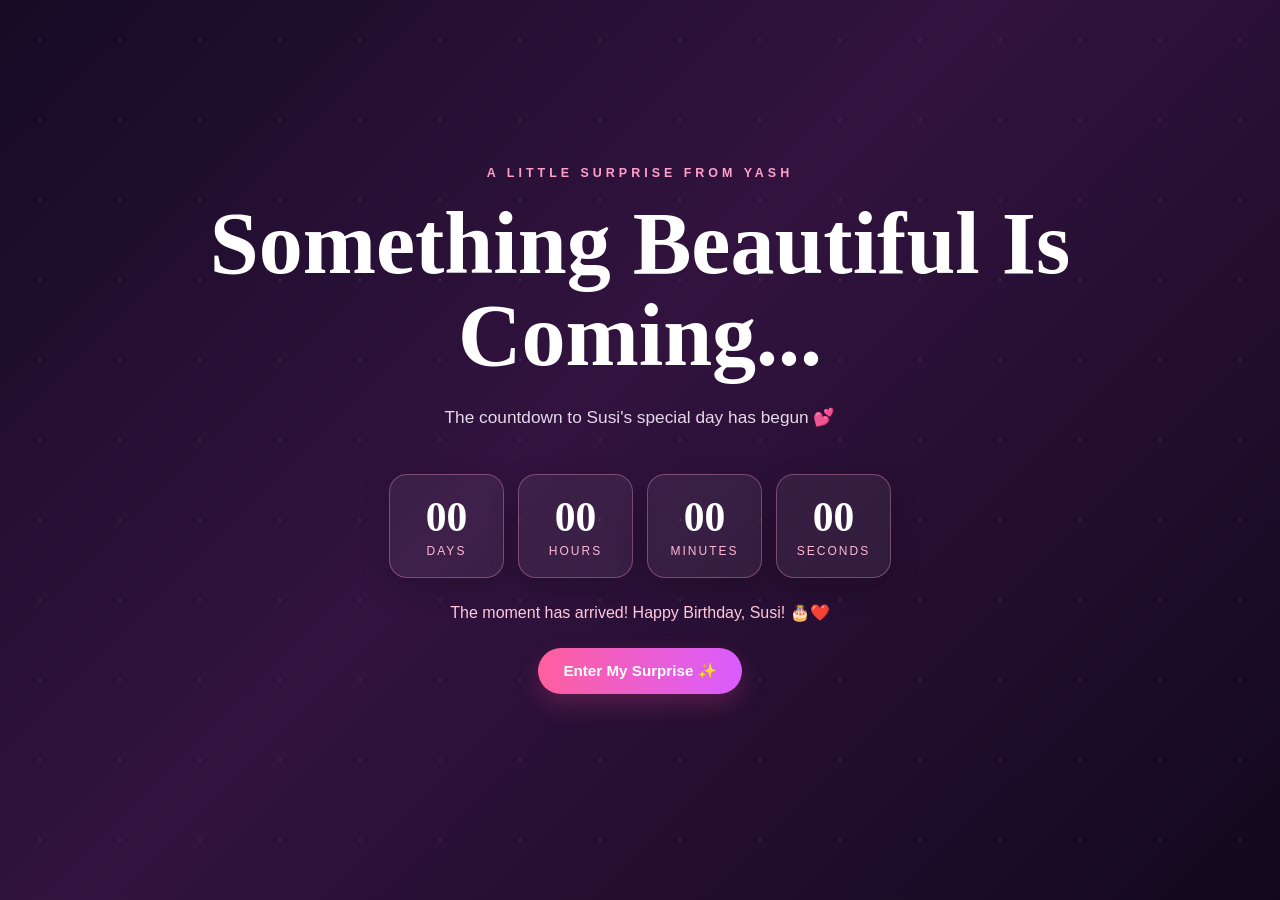
<file: index.html>
<!DOCTYPE html>
<html lang="en">
<head>
  <meta charset="UTF-8">
  <meta name="viewport" content="width=device-width, initial-scale=1.0">
  <title>For Susi ❤️ | Birthday Countdown</title>
  <link rel="stylesheet" href="style.css">
</head>
<body class="countdown-page">
  <div class="stars"></div>
  <main class="hero">
    <p class="eyebrow">A little surprise from Yash</p>
    <h1>Something Beautiful Is Coming...</h1>
    <p class="subtitle">The countdown to Susi's special day has begun 💕</p>
    <div id="countdown" class="countdown">
      <div><span id="days">00</span><small>Days</small></div>
      <div><span id="hours">00</span><small>Hours</small></div>
      <div><span id="minutes">00</span><small>Minutes</small></div>
      <div><span id="seconds">00</span><small>Seconds</small></div>
    </div>
    <p id="countdownMessage" class="countdown-message"></p>
    <a id="enterBtn" class="btn disabled" href="home.html">Enter My Surprise ✨</a>
  </main>
  <script src="script.js"></script>
</body>
</html>
</file>
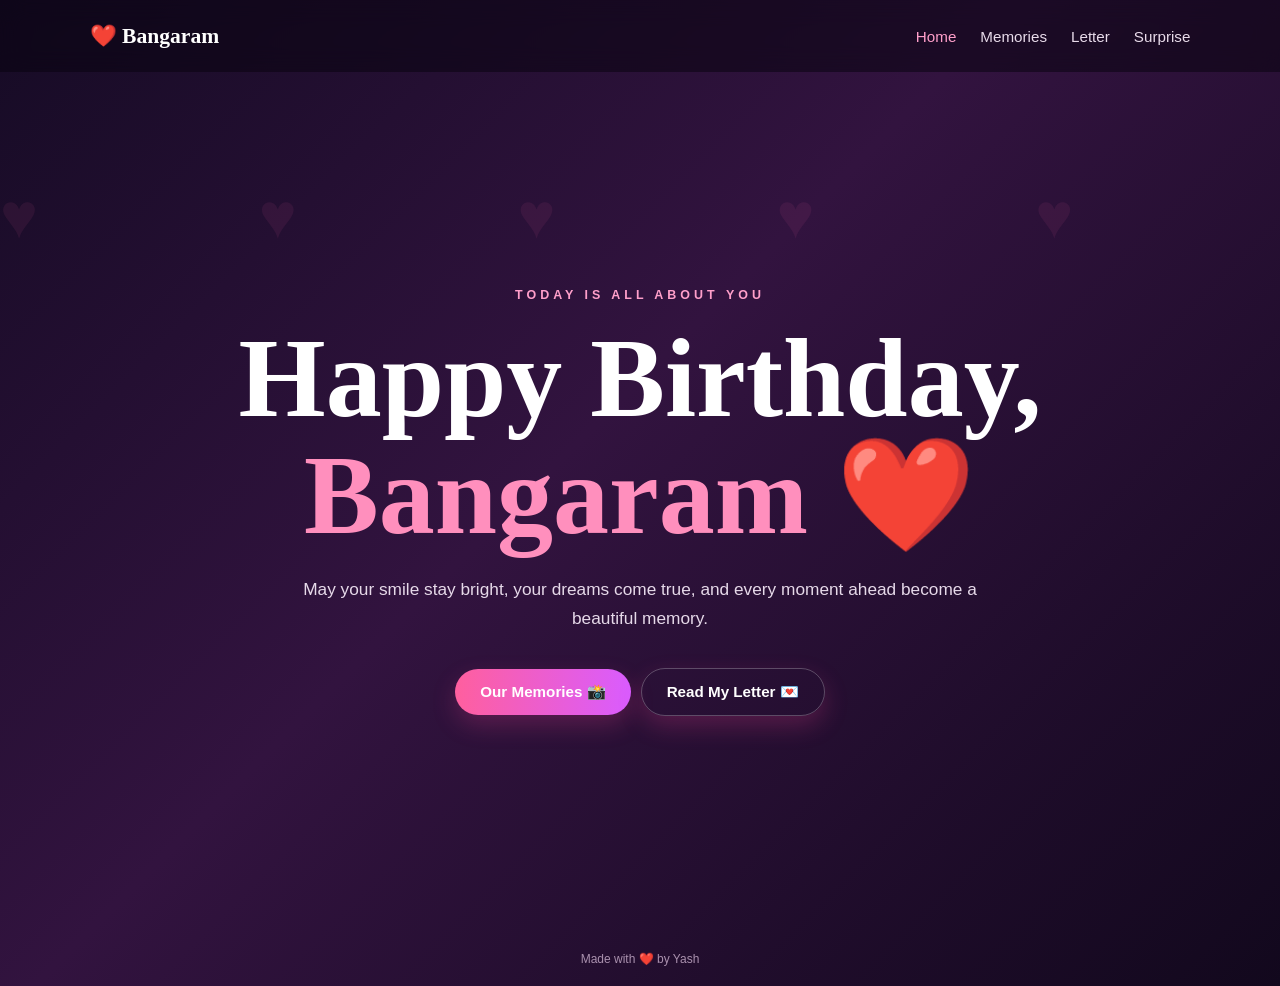
<file: home.html>
<!DOCTYPE html>
<html lang="en">
<head>
  <meta charset="UTF-8"><meta name="viewport" content="width=device-width, initial-scale=1.0">
  <title>Happy Birthday Bangaram ❤️</title><link rel="stylesheet" href="style.css">
</head>
<body>
  <div class="floating-hearts"></div>
  <header class="nav"><a href="home.html">❤️ Bangaram</a><nav><a class="active" href="home.html">Home</a><a href="memories.html">Memories</a><a href="letter.html">Letter</a><a href="surprise.html">Surprise</a></nav></header>
  <main class="page hero-page">
    <p class="eyebrow">Today is all about you</p>
    <h1 class="big-title">Happy Birthday,<br><span>Bangaram ❤️</span></h1>
    <p class="lead">May your smile stay bright, your dreams come true, and every moment ahead become a beautiful memory.</p>
    <div class="button-row"><a class="btn" href="memories.html">Our Memories 📸</a><a class="btn ghost" href="letter.html">Read My Letter 💌</a></div>
  </main>
  <footer>Made with ❤️ by Yash</footer>
  <script src="script.js"></script>
</body>
</html>
</file>
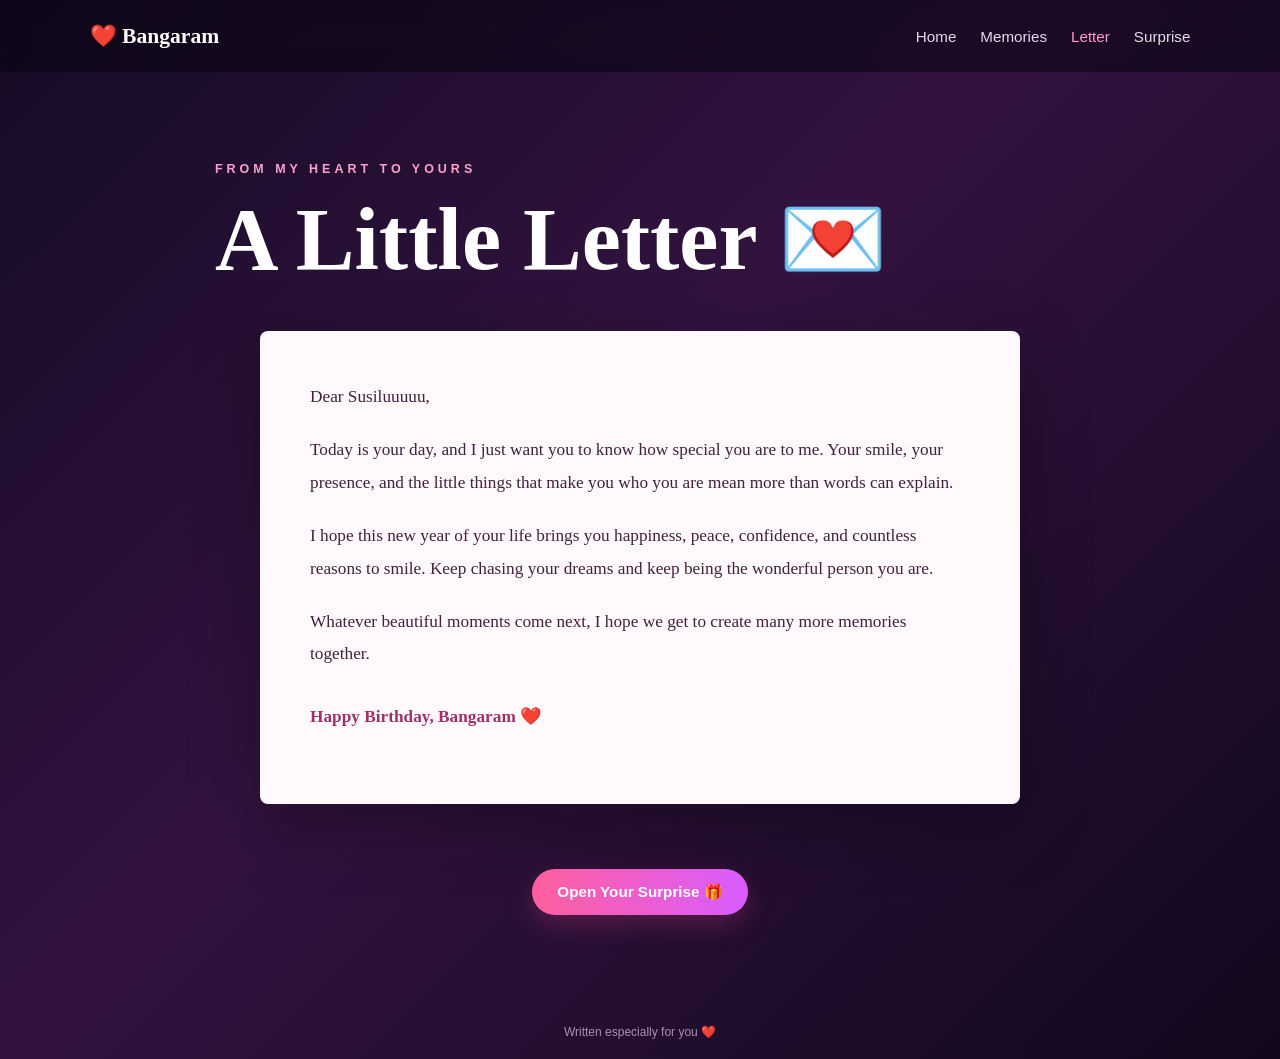
<file: letter.html>
<!DOCTYPE html>
<html lang="en">
<head>
  <meta charset="UTF-8"><meta name="viewport" content="width=device-width, initial-scale=1.0">
  <title>A Letter for Susi 💌</title><link rel="stylesheet" href="style.css">
</head>
<body>
  <header class="nav"><a href="home.html">❤️ Bangaram</a><nav><a href="home.html">Home</a><a href="memories.html">Memories</a><a class="active" href="letter.html">Letter</a><a href="surprise.html">Surprise</a></nav></header>
  <main class="page letter-page">
    <p class="eyebrow">From my heart to yours</p><h1>A Little Letter 💌</h1>
    <article class="letter">
      <p>Dear Susiluuuuu,</p>
      <p>Today is your day, and I just want you to know how special you are to me. Your smile, your presence, and the little things that make you who you are mean more than words can explain.</p>
      <p>I hope this new year of your life brings you happiness, peace, confidence, and countless reasons to smile. Keep chasing your dreams and keep being the wonderful person you are.</p>
      <p>Whatever beautiful moments come next, I hope we get to create many more memories together.</p>
      <p class="signature">Happy Birthday, Bangaram ❤️<br></p>
    </article>
    <div class="center"><a class="btn" href="surprise.html">Open Your Surprise 🎁</a></div>
  </main>
  <footer>Written especially for you ❤️</footer>
</body>
</html>
</file>
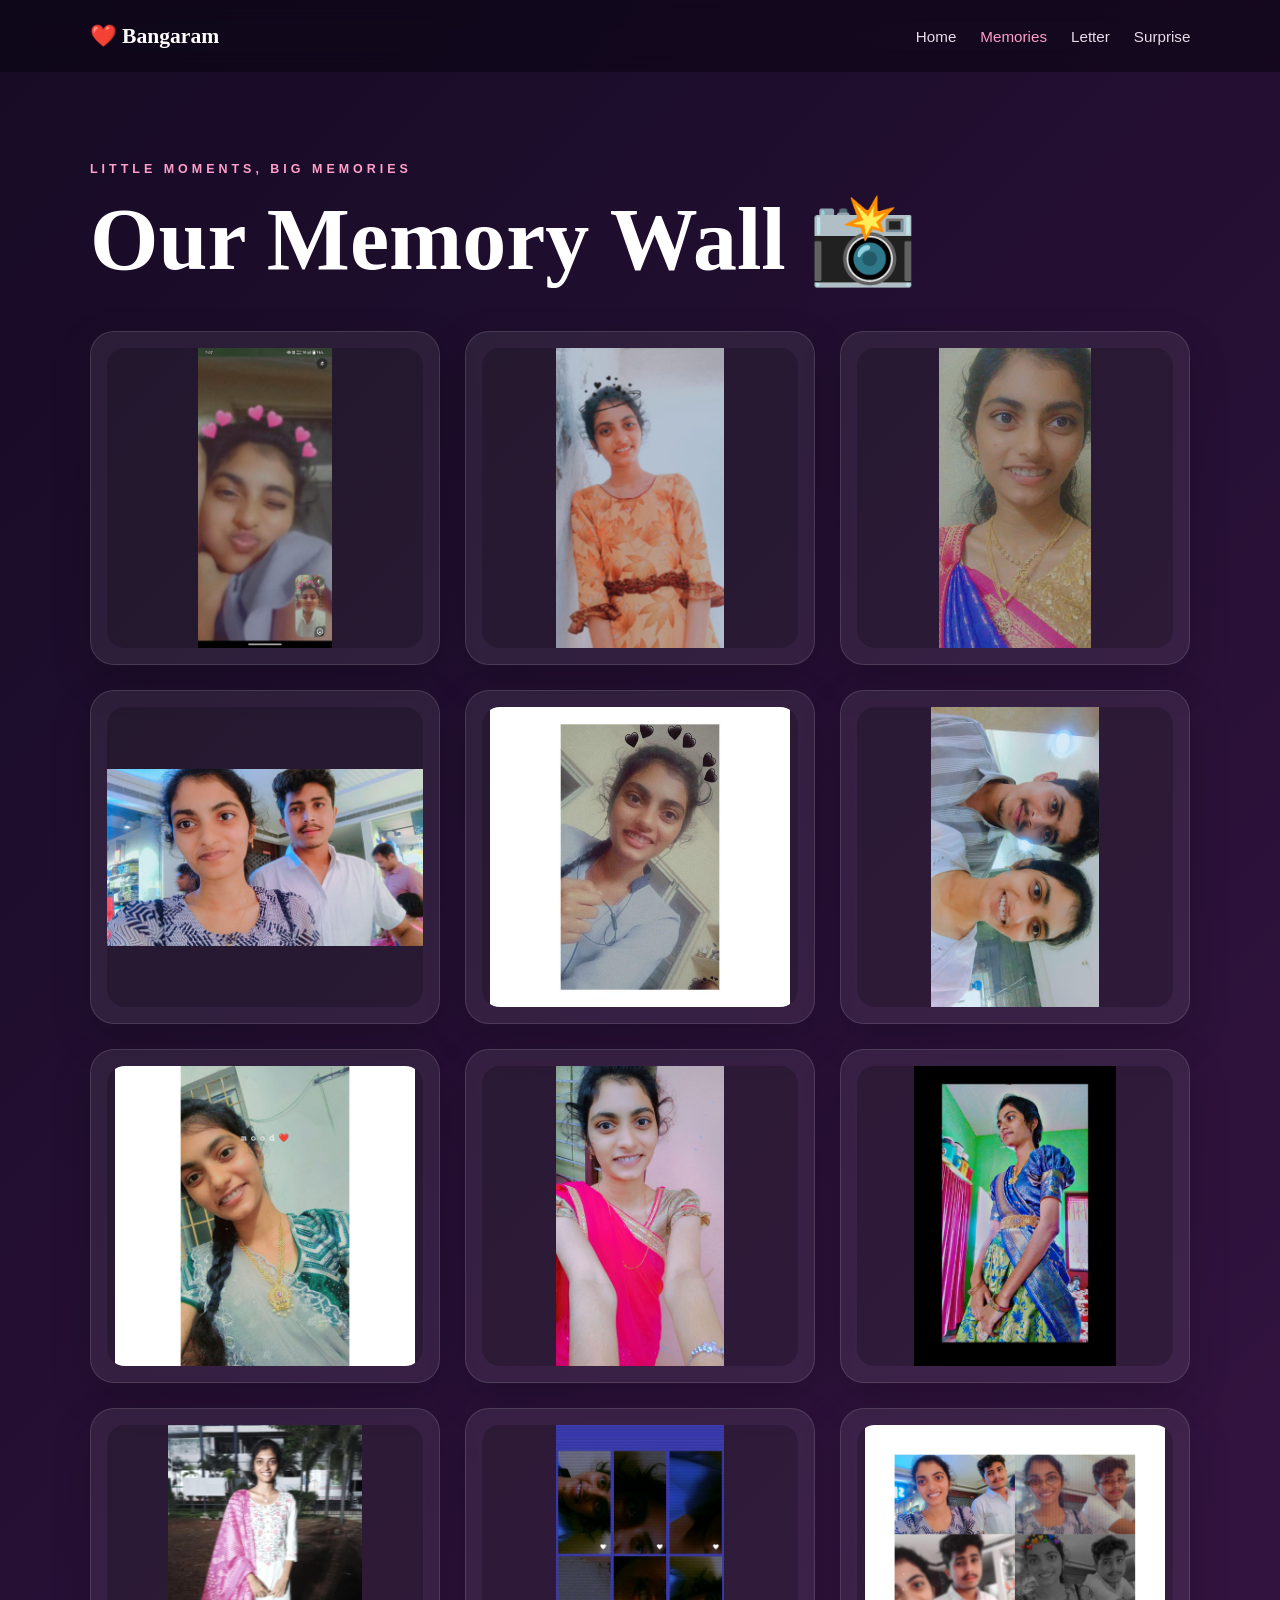
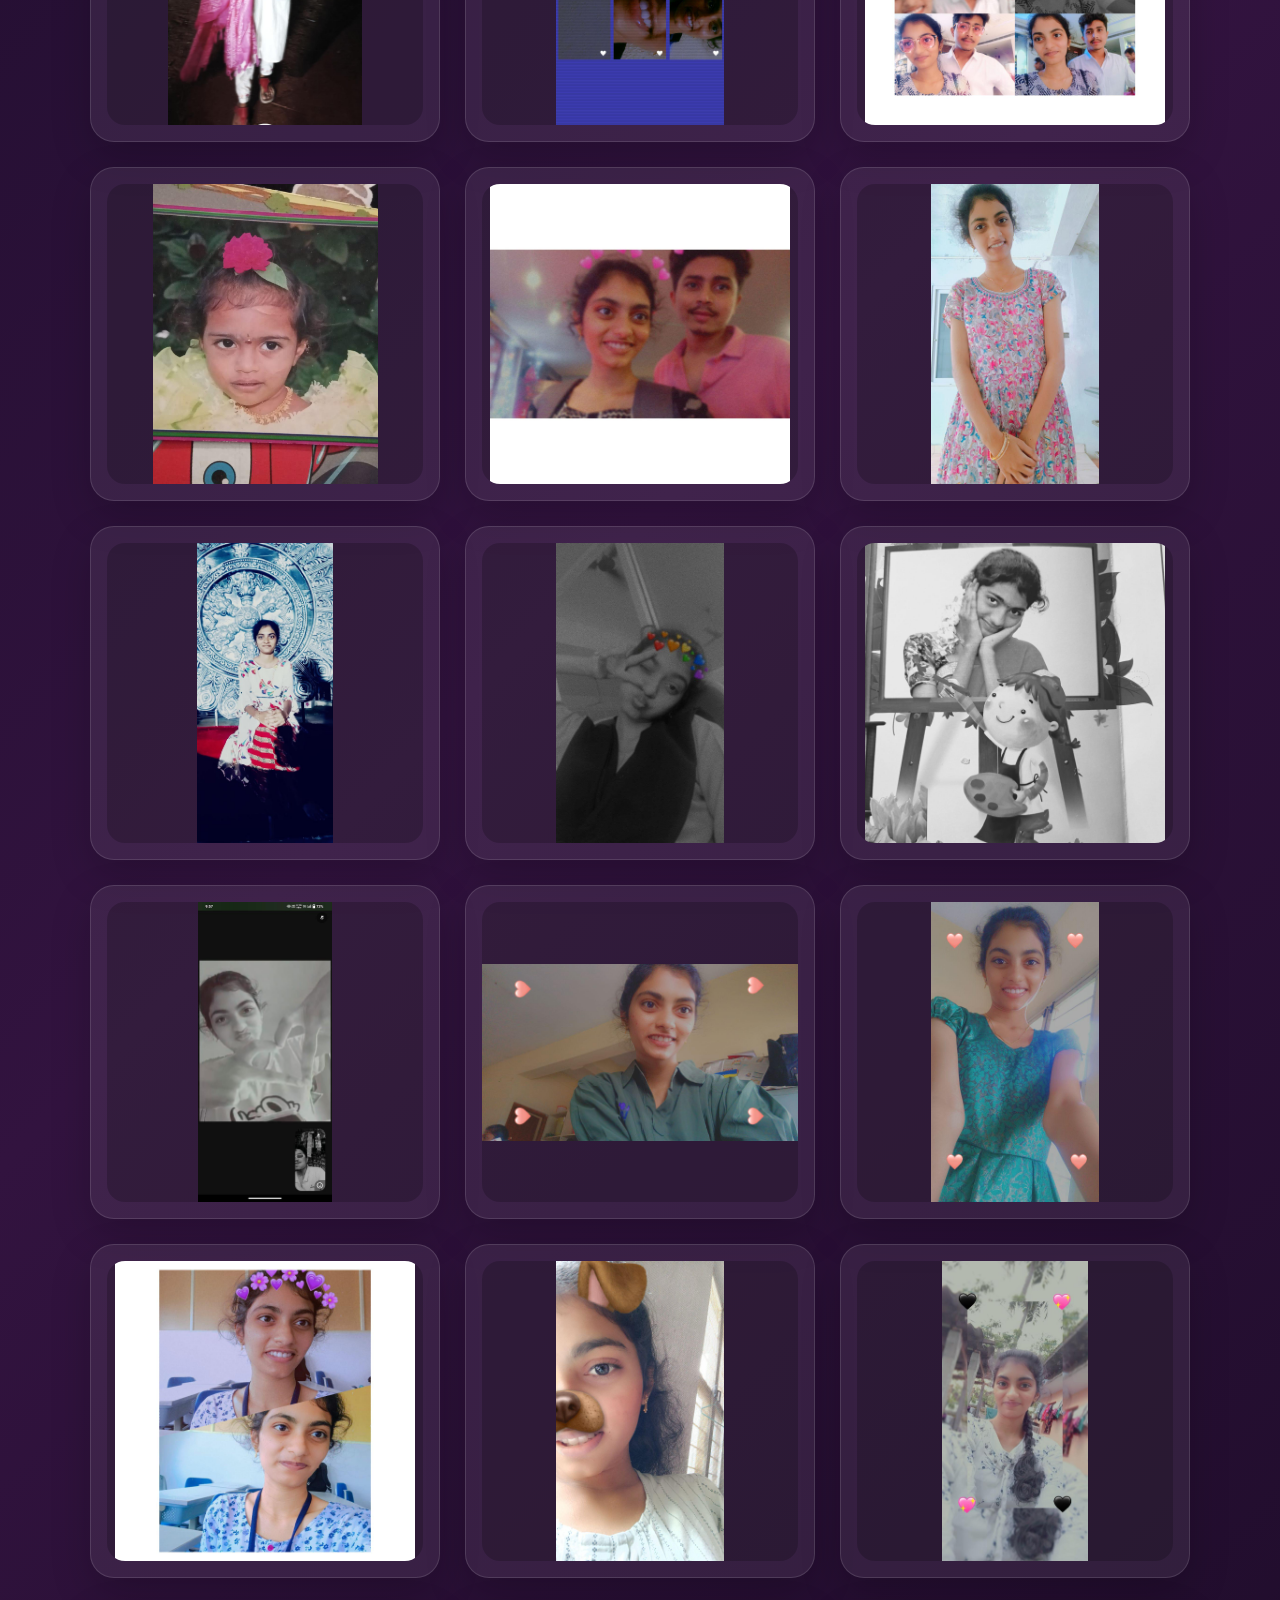
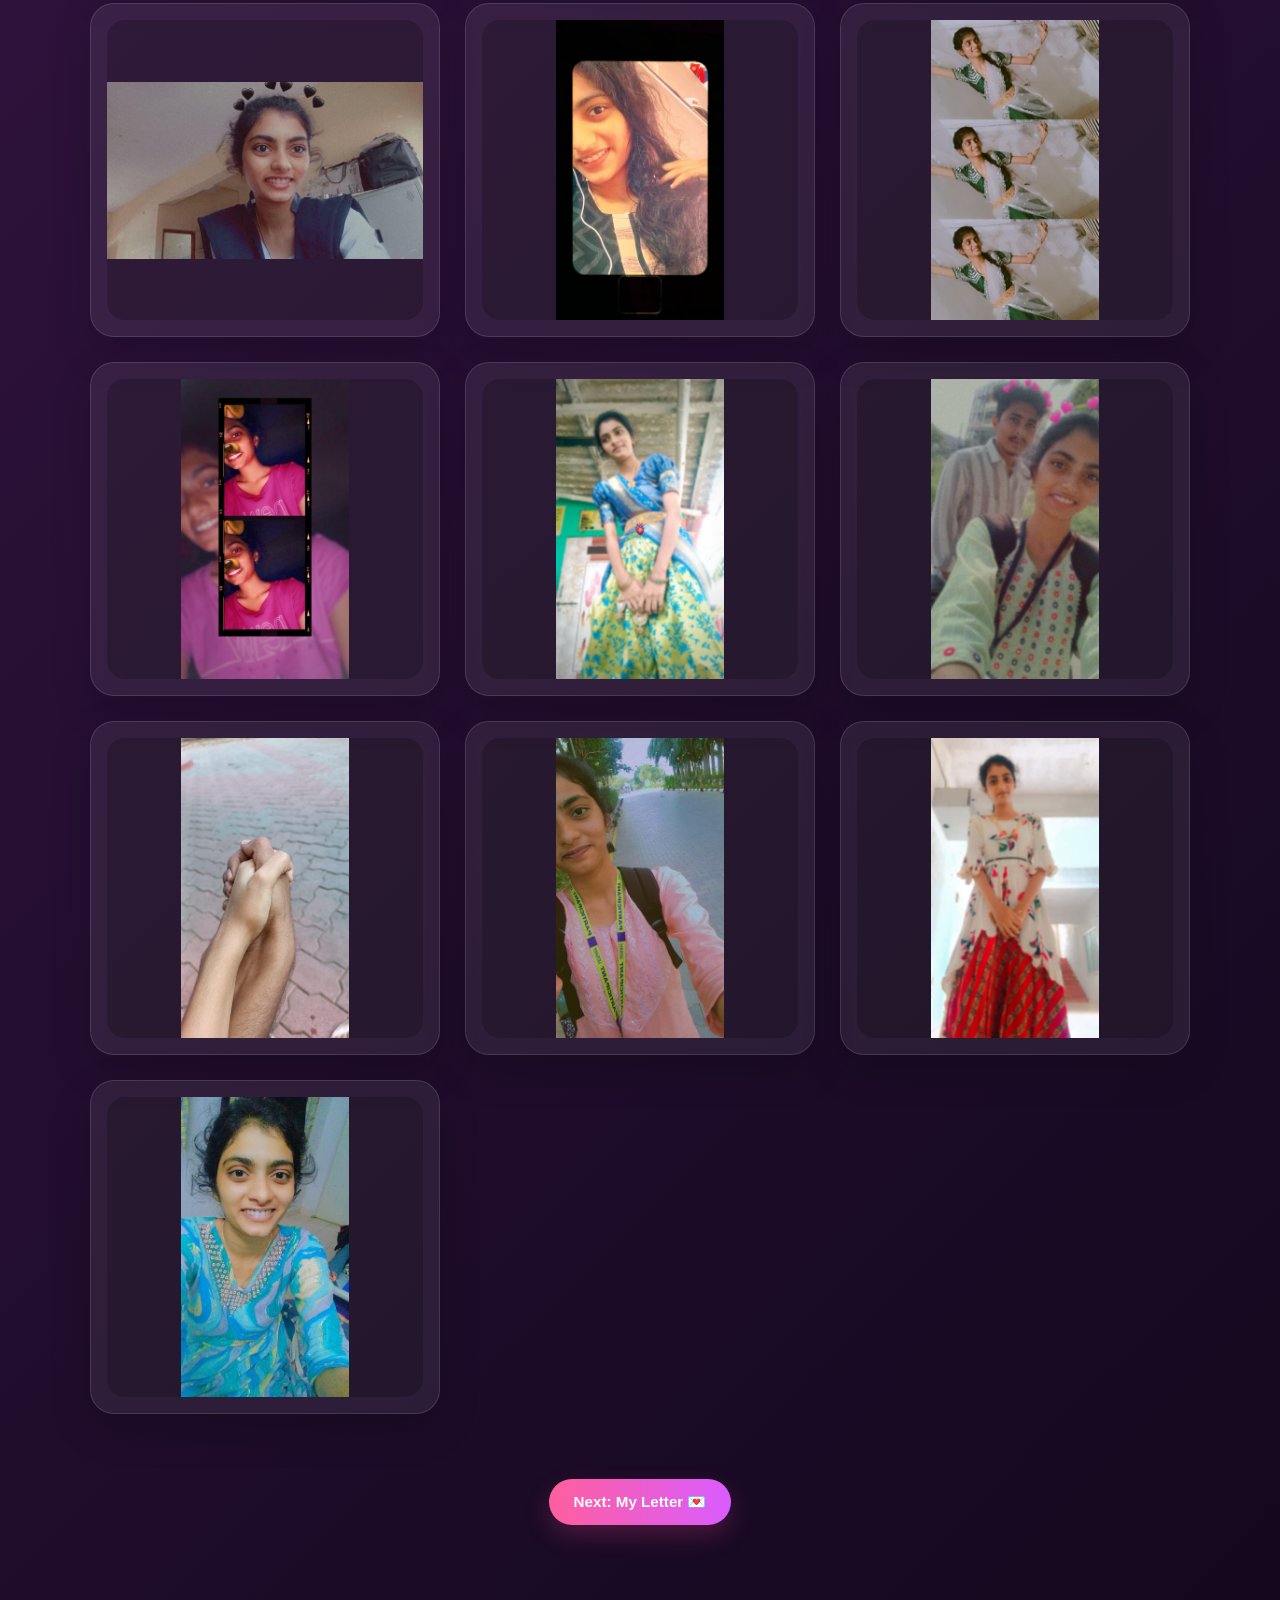
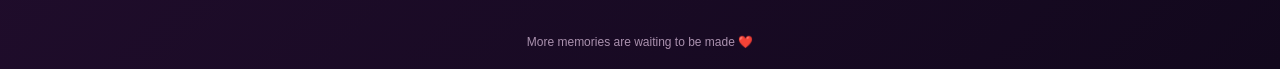
<file: memories.html>
<!DOCTYPE html>
<html lang="en">
<head>
  <meta charset="UTF-8">
  <meta name="viewport" content="width=device-width, initial-scale=1.0">
  <title>Our Memories 📸</title>
  <link rel="stylesheet" href="style.css">
</head>
<body>
  <header class="nav">
    <a href="home.html">❤️ Bangaram</a>
    <nav>
      <a href="home.html">Home</a>
      <a class="active" href="memories.html">Memories</a>
      <a href="letter.html">Letter</a>
      <a href="surprise.html">Surprise</a>
    </nav>
  </header>

  <main class="page">
    <p class="eyebrow">Little moments, big memories</p>
    <h1>Our Memory Wall 📸</h1>

    <section class="gallery">
      <div class="memory-card">
        <img src="pic1.jpg.jpeg" alt="Beautiful Smile">
      
      </div>

      <div class="memory-card">
        <img src="pic2.jpg.jpeg" alt="That Special Moment">
        
      </div>

      <div class="memory-card">
        <img src="pic3.jpg.jpeg" alt="Best Memories">
        
      </div>

      <div class="memory-card">
        <img src="pic4.jpg.jpeg" alt="Just Us">
       
      </div>

      <div class="memory-card">
        <img src="pic5.jpg.jpeg" alt="Unforgettable Day">
      
      </div>

      <div class="memory-card">
        <img src="pic6.jpg.jpeg" alt="Pure Happiness">
      
      </div>

      <div class="memory-card">
        <img src="pic7.jpg.jpeg" alt="Sweetest Moments">
        
      </div>

      <div class="memory-card">
        <img src="pic8.jpg.jpeg" alt="Precious Memories">
        
      </div>

      <div class="memory-card">
        <img src="pic9.jpg.jpeg" alt="My Favorite View">
       
      </div>

      <div class="memory-card">
        <img src="pic10.jpg.jpeg" alt="Always & Forever">
     
      </div>
      <div class="memory-card">
        <img src="pic11.jpg.jpeg" alt="Beautiful Smile">
      </div>
      <div class="memory-card">
        <img src="pic12.jpg.jpeg" alt="Beautiful Smile">
      </div>
      <div class="memory-card">
        <img src="pic13.jpg.jpeg" alt="Beautiful Smile">
      </div>
      <div class="memory-card">
        <img src="pic14.jpg.jpeg" alt="Beautiful Smile">
      </div>
      <div class="memory-card">
        <img src="pic15.jpg.jpeg" alt="Beautiful Smile">
      </div>
      <div class="memory-card">
        <img src="pic16.jpg.jpeg" alt="Beautiful Smile">
      </div>
      <div class="memory-card">
        <img src="pic17.jpg.jpeg" alt="Beautiful Smile">
      </div>
      <div class="memory-card">
        <img src="pic18.jpg.jpeg" alt="Beautiful Smile">
      </div>
      <div class="memory-card">
        <img src="pic19.jpg.jpeg" alt="Beautiful Smile">
      </div>
      <div class="memory-card">
        <img src="pic20.jpg.jpeg" alt="Beautiful Smile">
      </div>
      <div class="memory-card">
        <img src="pic21.jpg.jpeg" alt="Beautiful Smile">
      </div>
      <div class="memory-card">
        <img src="pic22.jpg.jpeg" alt="Beautiful Smile">
      </div>
      <div class="memory-card">
        <img src="pic23.jpg.jpeg" alt="Beautiful Smile">
      </div>
      <div class="memory-card">
        <img src="pic24.jpg.jpeg" alt="Beautiful Smile">
      </div>
      <div class="memory-card">
        <img src="pic25.jpg.jpeg" alt="Beautiful Smile">
      </div>
      <div class="memory-card">
        <img src="pic26.jpg.jpeg" alt="Beautiful Smile">
      </div>
      <div class="memory-card">
        <img src="pic27.jpg.jpeg" alt="Beautiful Smile">
      </div>
      <div class="memory-card">
        <img src="pic28.jpg.jpeg" alt="Beautiful Smile">
      </div>
      <div class="memory-card">
        <img src="pic29.jpg.jpeg" alt="Beautiful Smile">
      </div>
      <div class="memory-card">
        <img src="pic30.jpg.jpeg" alt="Beautiful Smile">
      </div>
      <div class="memory-card">
        <img src="pic31.jpg.jpeg" alt="Beautiful Smile">
      </div>
      <div class="memory-card">
        <img src="pic32.jpg.jpeg" alt="Beautiful Smile">
      </div>
      <div class="memory-card">
        <img src="pic33.jpg.jpeg" alt="Beautiful Smile">
      </div>
      <div class="memory-card">
        <img src="pic34.jpg.jpeg" alt="Beautiful Smile">
      </div>
    </section>

    <div class="center">
      <a class="btn" href="letter.html">Next: My Letter 💌</a>
    </div>
  </main>

  <footer>More memories are waiting to be made ❤️</footer>
</body>
</html>
</file>
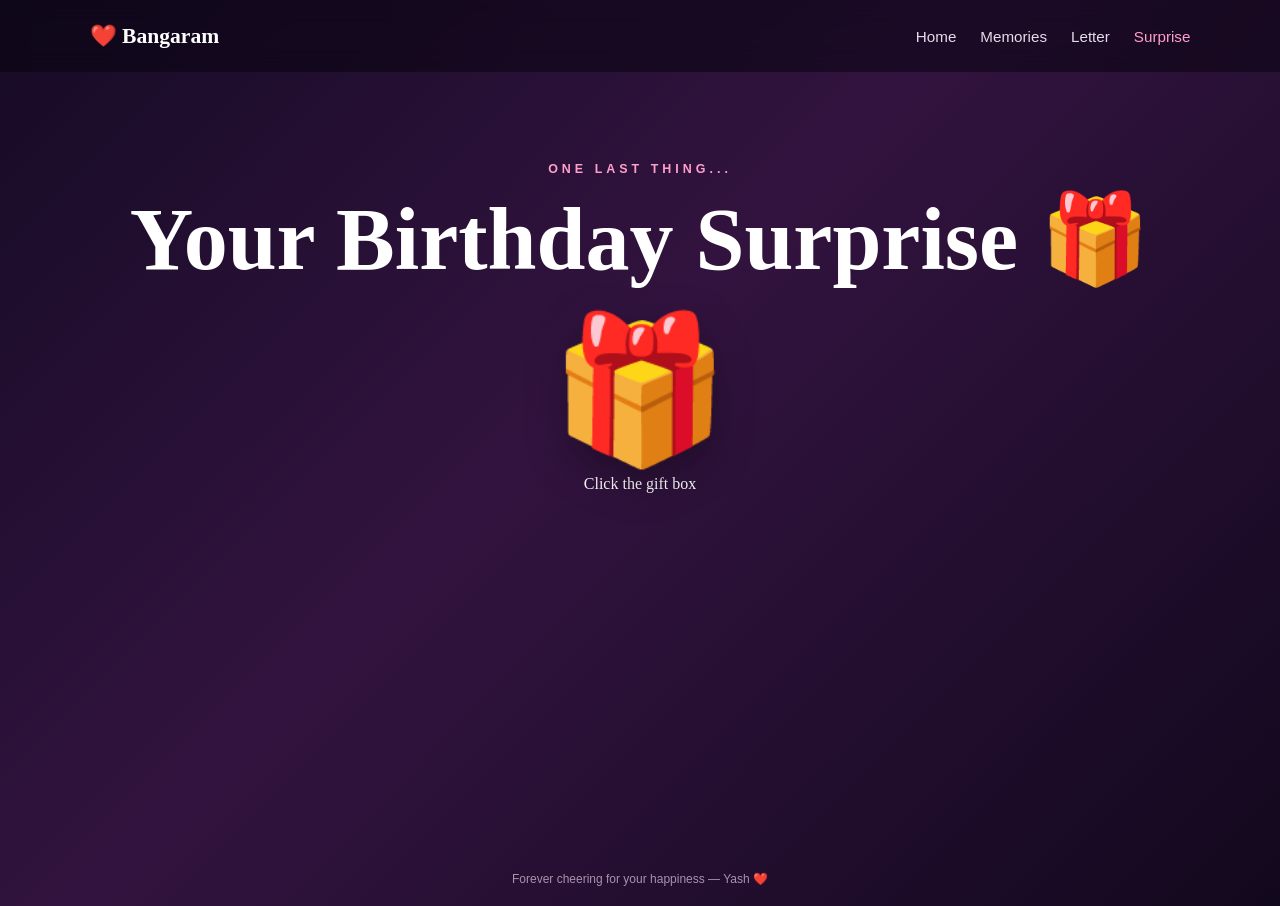
<file: surprise.html>
<!DOCTYPE html>
<html lang="en">
<head>
  <meta charset="UTF-8">
  <meta name="viewport" content="width=device-width, initial-scale=1.0">
  <title>Your Surprise 🎁</title>
  <link rel="stylesheet" href="style.css">
</head>
<body class="surprise-page">
  <header class="nav">
    <a href="home.html">❤️ Bangaram</a>
    <nav>
      <a href="home.html">Home</a>
      <a href="memories.html">Memories</a>
      <a href="letter.html">Letter</a>
      <a class="active" href="surprise.html">Surprise</a>
    </nav>
  </header>

  <main class="page surprise-content">
    <p class="eyebrow">One last thing...</p>
    <h1>Your Birthday Surprise 🎁</h1>
    
    <button id="gift" class="gift" aria-label="Open gift">🎁</button>
    <p id="giftHint">Click the gift box</p>

    <div id="surpriseMessage" class="surprise-message hidden">
      <div class="confetti">🎉 ✨ 🎂 💕 ✨ 🎉</div>
      <h2>I Love You Nana ❤️</h2>
      <p>My day is always better when I’m with you. Will you stay by my side forever?</p>
      <h3>Happy Birthday Nannaluuu 🎂🥳</h3>

      <!-- Proposal Buttons Section -->
      <div id="buttonArea" class="button-row center" style="margin-top: 25px; position: relative;">
        <button id="yesBtn" class="btn" onclick="sayYes()">Yes! ❤️</button>
        <button id="noBtn" class="btn ghost" onmouseover="moveNoButton()" onclick="moveNoButton()">No 😜</button>
      </div>

      <!-- Secret Acceptance Message -->
      <div id="yesResponse" class="hidden" style="margin-top: 20px;">
        <h2 style="color: #ff9fca; font-size: 2rem;">I knew you'd say YES! 🥰💖</h2>
        <p>You made me the happiest person in the world! Love you forever Bangaram! 💍✨</p>
      </div>
    </div>
  </main>

  <footer>Forever cheering for your happiness — Yash ❤️</footer>

  <script src="script.js"></script>
  <script>
    // Gift Box Click Functionality
    const giftBtn = document.getElementById('gift');
    const giftHint = document.getElementById('giftHint');
    const surpriseMessage = document.getElementById('surpriseMessage');

    giftBtn.addEventListener('click', () => {
      giftBtn.classList.add('hidden');
      giftHint.classList.add('hidden');
      surpriseMessage.classList.remove('hidden');
    });

    // Runaway No Button Functionality
    function moveNoButton() {
      const noBtn = document.getElementById('noBtn');
      const maxX = window.innerWidth - noBtn.offsetWidth - 100;
      const maxY = window.innerHeight - noBtn.offsetHeight - 100;

      const randomX = Math.floor(Math.random() * Math.max(0, maxX));
      const randomY = Math.floor(Math.random() * Math.max(0, maxY));

      noBtn.style.position = 'fixed';
      noBtn.style.left = randomX + 'px';
      noBtn.style.top = randomY + 'px';
    }

    // Yes Button Click Functionality
    function sayYes() {
      document.getElementById('buttonArea').style.display = 'none';
      document.getElementById('yesResponse').classList.remove('hidden');
    }
  </script>
</body>
</html>
</file>
<file: style.css>
*{box-sizing:border-box;margin:0;padding:0}html{scroll-behavior:smooth}body{font-family:Georgia,'Times New Roman',serif;min-height:100vh;color:#fff;background:linear-gradient(135deg,#160b25,#32133f 45%,#12081d);overflow-x:hidden}.nav{height:72px;padding:0 7%;display:flex;align-items:center;justify-content:space-between;background:rgba(10,5,18,.55);backdrop-filter:blur(12px);position:relative;z-index:5}.nav>a{font-size:1.35rem;color:#fff;text-decoration:none;font-weight:bold}.nav nav{display:flex;gap:24px}.nav nav a{color:#e8dbea;text-decoration:none;font-family:Arial,sans-serif;font-size:.95rem}.nav nav a:hover,.nav nav .active{color:#ff9fca}.page{width:min(1100px,90%);margin:0 auto;padding:90px 0}.hero,.hero-page{min-height:calc(100vh - 40px);display:flex;flex-direction:column;justify-content:center;align-items:center;text-align:center;padding:40px 20px;position:relative;z-index:2}.eyebrow{text-transform:uppercase;letter-spacing:4px;color:#ff9fca;font:700 .78rem Arial,sans-serif;margin-bottom:18px}.hero h1,.page h1{font-size:clamp(2.5rem,7vw,5.5rem);line-height:1.05;margin-bottom:20px}.big-title{font-size:clamp(3.5rem,9vw,7rem)!important}.big-title span{color:#ff8fbd}.subtitle,.lead{max-width:700px;color:#e6d9e9;font:1.08rem/1.7 Arial,sans-serif}.countdown{display:flex;gap:14px;margin:42px 0 25px;flex-wrap:wrap;justify-content:center}.countdown div{width:115px;padding:18px 10px;border:1px solid rgba(255,159,202,.35);background:rgba(255,255,255,.06);border-radius:18px;box-shadow:0 10px 30px rgba(0,0,0,.2)}.countdown span{display:block;font-size:2.6rem;font-weight:bold;color:#fff}.countdown small{font:12px Arial,sans-serif;text-transform:uppercase;letter-spacing:2px;color:#ffb9d4}.countdown-message{min-height:25px;color:#ffc8dc;font-family:Arial,sans-serif}.btn{display:inline-block;margin-top:20px;padding:14px 25px;border-radius:999px;text-decoration:none;background:linear-gradient(90deg,#ff5f9e,#d95cff);color:#fff;font:bold .95rem Arial,sans-serif;border:0;cursor:pointer;box-shadow:0 10px 25px rgba(255,70,150,.22);transition:.25s}.btn:hover{transform:translateY(-3px);filter:brightness(1.08)}.btn.disabled{opacity:.35;pointer-events:none}.btn.ghost{background:transparent;border:1px solid rgba(255,255,255,.25);margin-left:10px}.button-row{margin-top:15px}.gallery{display:grid;grid-template-columns:repeat(auto-fit,minmax(280px,1fr));gap:25px;margin:45px 0}.memory-card{background:rgba(255,255,255,.07);border:1px solid rgba(255,255,255,.12);border-radius:24px;padding:16px;box-shadow:0 15px 40px rgba(0,0,0,.18);overflow:hidden;display:flex;flex-direction:column}.memory-card img{width:100%;height:300px;object-fit:contain;background:rgba(0,0,0,.2);border-radius:18px;display:block}.photo-placeholder{height:300px;border-radius:18px;background:linear-gradient(135deg,#4b1d55,#a73b73);display:grid;place-items:center;font-size:4rem}.memory-card h3{font-size:1.5rem;margin:18px 5px 7px}.memory-card p{font:14px/1.6 Arial,sans-serif;color:#d9c9dc;margin:0 5px 10px}.center{text-align:center}.letter-page{max-width:850px}.letter{margin:45px auto;background:#fff9fc;color:#42223d;border-radius:8px;padding:50px;max-width:760px;box-shadow:0 20px 70px rgba(0,0,0,.3);font-size:1.08rem;line-height:1.9}.letter p{margin-bottom:20px}.signature{font-weight:bold;color:#9d3269;margin-top:30px}.surprise-content{text-align:center;min-height:calc(100vh - 120px)}.gift{background:none;border:0;font-size:9rem;cursor:pointer;filter:drop-shadow(0 15px 20px rgba(0,0,0,.3));transition:.3s;animation:bounce 1.8s infinite}.gift:hover{transform:scale(1.12)}.surprise-message{max-width:650px;margin:20px auto;padding:35px;border-radius:28px;background:rgba(255,255,255,.09);border:1px solid rgba(255,159,202,.3)}.surprise-message h2{font-size:2.5rem;color:#ff9fca;margin:15px}.surprise-message p{font:1rem/1.7 Arial,sans-serif;color:#eaddea}.hidden{display:none}.confetti{font-size:2rem;letter-spacing:10px}footer{text-align:center;padding:20px;color:#aa91ae;font:12px Arial,sans-serif}.stars,.stars:before,.stars:after{position:fixed;inset:0;content:'';pointer-events:none}.stars{background-image:radial-gradient(#fff 1px,transparent 1px);background-size:80px 80px;opacity:.12}.floating-hearts:before{content:'♥  ♥  ♥  ♥  ♥';position:fixed;top:20%;left:0;width:100%;font-size:4rem;letter-spacing:8vw;color:rgba(255,105,160,.08);pointer-events:none;animation:float 8s ease-in-out infinite}@keyframes bounce{0%,100%{transform:translateY(0)}50%{transform:translateY(-18px)}}@keyframes float{50%{transform:translateY(-30px)}}@media(max-width:700px){.nav{height:auto;padding:18px 5%;gap:15px;flex-direction:column}.nav nav{gap:13px;flex-wrap:wrap;justify-content:center}.countdown div{width:82px}.countdown span{font-size:1.9rem}.gallery{grid-template-columns:1fr}.memory-card img,.photo-placeholder{height:280px}.letter{padding:28px 22px}.button-row{display:flex;flex-direction:column}.btn.ghost{margin-left:0}.hero h1,.page h1{font-size:2.8rem}.gift{font-size:7rem}}
</file>
